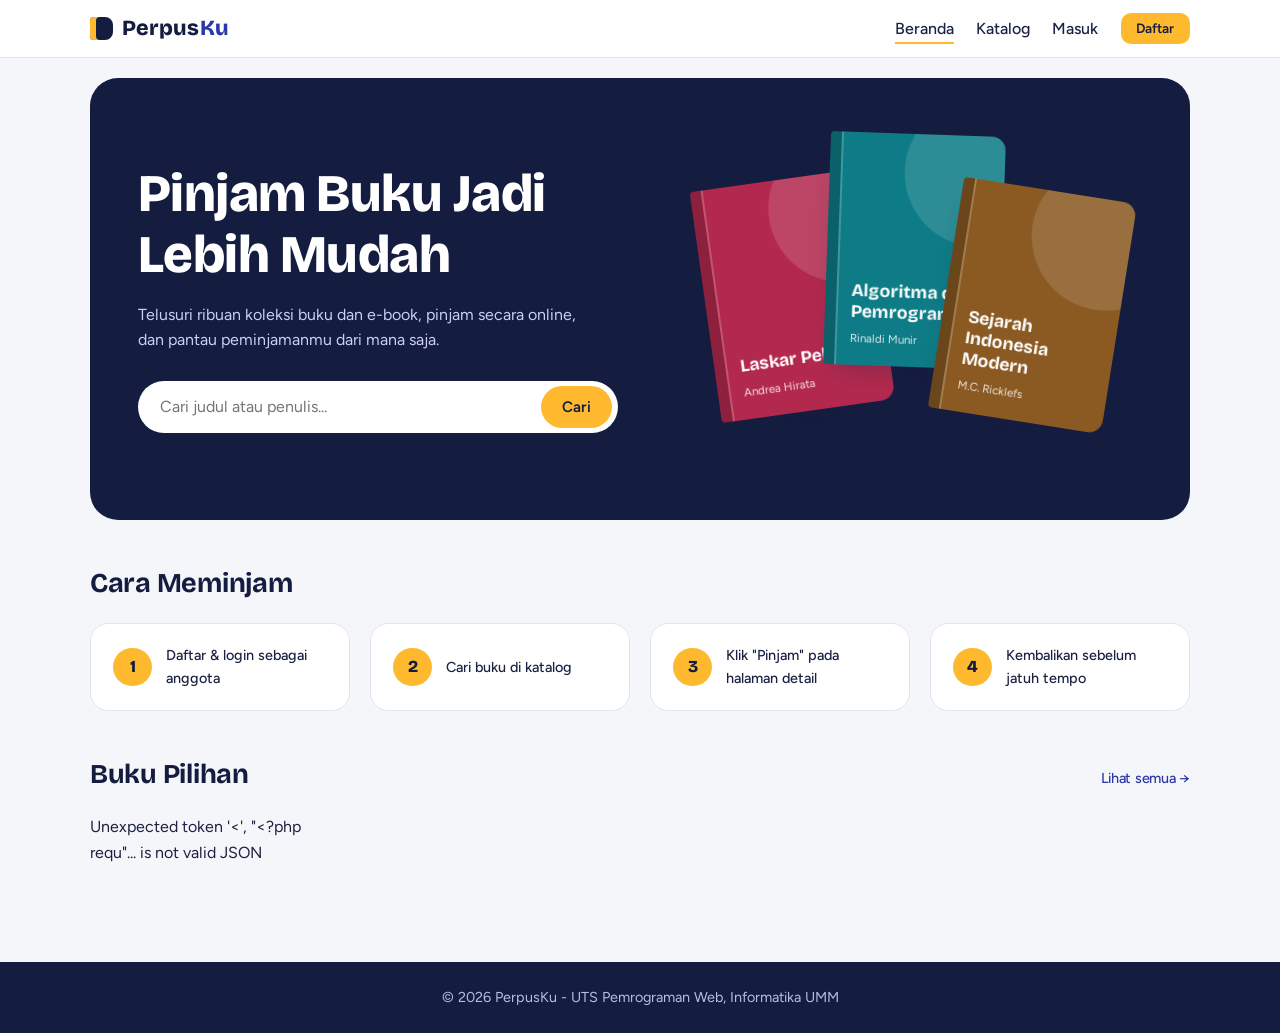
<file: public/index.html>
<!DOCTYPE html>
<html lang="id">
<head>
  <meta charset="UTF-8">
  <meta name="viewport" content="width=device-width, initial-scale=1.0">
  <meta name="description" content="PerpusKu - Sistem informasi peminjaman buku perpustakaan online">
  <title>PerpusKu - Perpustakaan Digital</title>
  <link rel="stylesheet" href="assets/css/style.css">
</head>
<body data-page="beranda">

  <header class="site-header">
    <nav class="container navbar" aria-label="Navigasi utama">
      <a href="index.html" class="brand">Perpus<span>Ku</span></a>
      <button class="nav-toggle" aria-label="Buka menu">&#9776;</button>
      <ul class="nav-menu">
        <li><a href="index.html">Beranda</a></li>
        <li><a href="katalog.html">Katalog</a></li>
        <li><a href="login.html">Masuk</a></li>
        <li><a href="register.html" class="btn btn-accent btn-sm">Daftar</a></li>
      </ul>
    </nav>
  </header>

  <main>
    <section class="hero">
      <div class="container">
        <div class="hero-copy">
          <h1>Pinjam Buku Jadi Lebih Mudah</h1>
          <p>Telusuri ribuan koleksi buku dan e-book, pinjam secara online, dan pantau peminjamanmu dari mana saja.</p>
          <form id="hero-search-form" class="hero-search" role="search">
            <label for="hero-q" class="sr-only">Cari buku</label>
            <input type="search" id="hero-q" placeholder="Cari judul atau penulis...">
            <button type="submit" class="btn btn-accent">Cari</button>
          </form>
        </div>
        <div class="hero-shelf" aria-hidden="true">
          <div class="book-cover" data-cat="Novel"><span class="cover-title">Laskar Pelangi</span><span class="cover-author">Andrea Hirata</span></div>
          <div class="book-cover" data-cat="Teknologi"><span class="cover-title">Algoritma dan Pemrograman</span><span class="cover-author">Rinaldi Munir</span></div>
          <div class="book-cover" data-cat="Sejarah"><span class="cover-title">Sejarah Indonesia Modern</span><span class="cover-author">M.C. Ricklefs</span></div>
        </div>
      </div>
    </section>

    <section class="section">
      <div class="container">
        <h2 class="section-title">Cara Meminjam</h2>
        <div class="grid grid-stats steps">
          <div class="card stat-card"><div class="num">1</div><div class="label">Daftar &amp; login sebagai anggota</div></div>
          <div class="card stat-card"><div class="num">2</div><div class="label">Cari buku di katalog</div></div>
          <div class="card stat-card"><div class="num">3</div><div class="label">Klik "Pinjam" pada halaman detail</div></div>
          <div class="card stat-card"><div class="num">4</div><div class="label">Kembalikan sebelum jatuh tempo</div></div>
        </div>
      </div>
    </section>

    <section class="section" style="padding-top:0">
      <div class="container">
        <h2 class="section-title">Buku Pilihan <small><a href="katalog.html">Lihat semua &rarr;</a></small></h2>
        <div id="featured-books" class="grid grid-books"></div>
      </div>
    </section>
  </main>

  <footer class="site-footer">
    <div class="container">&copy; <span id="year"></span> PerpusKu - UTS Pemrograman Web, Informatika UMM</div>
  </footer>

  <script src="assets/js/main.js"></script>
  <script src="assets/js/katalog.js"></script>
</body>
</html>
</file>
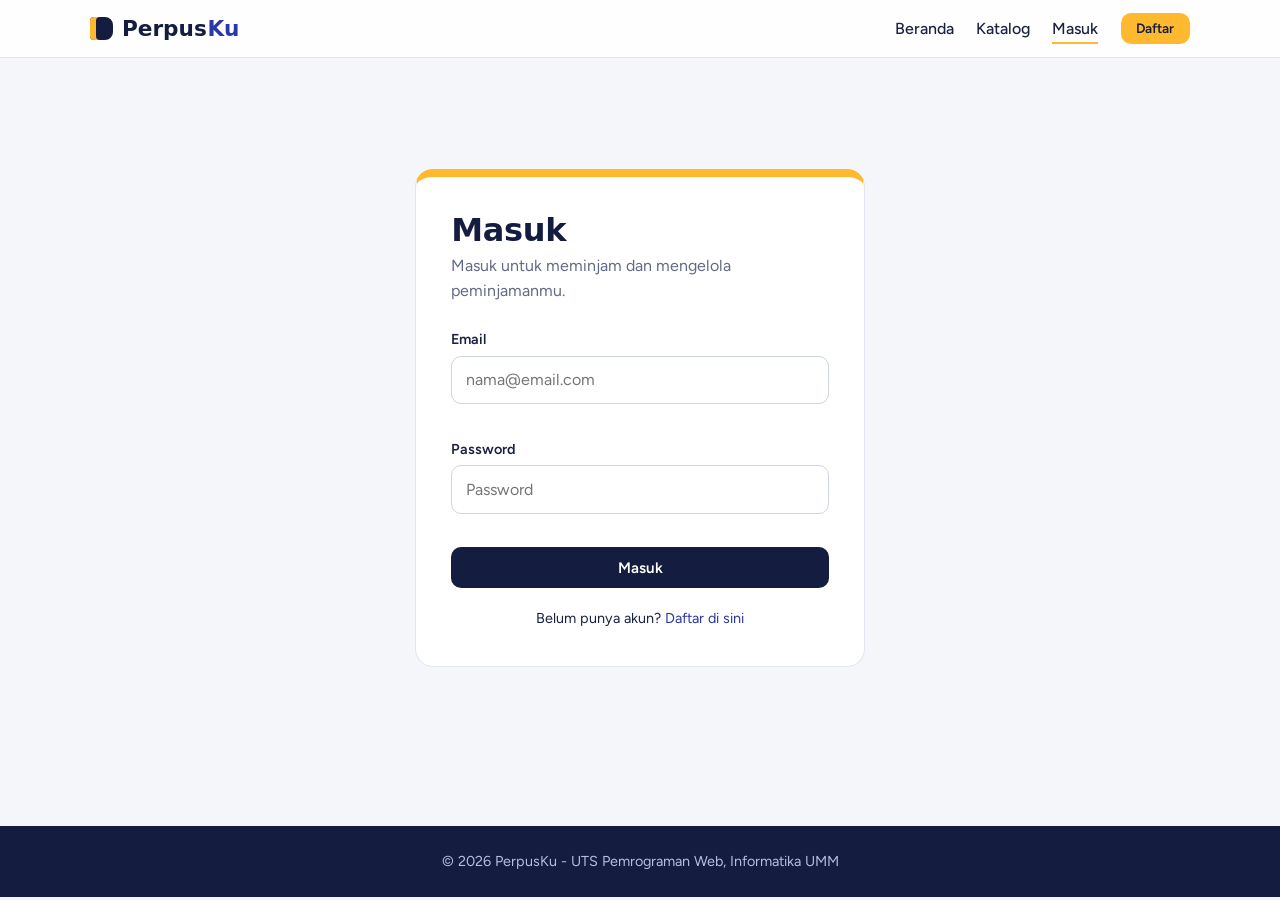
<file: public/admin.html>
<!doctype html>
<html lang="id">
  <head>
    <meta charset="UTF-8" />
    <meta name="viewport" content="width=device-width, initial-scale=1.0" />
    <title>Panel Admin - PerpusKu</title>
    <link rel="stylesheet" href="assets/css/style.css" />
  </head>
  <body data-page="admin">
    <header class="site-header">
      <nav class="container navbar" aria-label="Navigasi utama">
        <a href="index.html" class="brand"
          >Perpus<span>Ku</span> <small>Admin</small></a
        >
        <button class="nav-toggle" aria-label="Buka menu">&#9776;</button>
        <ul class="nav-menu">
          <li><a href="admin.html">Panel Admin</a></li>
          <li><a href="katalog.html">Lihat Katalog</a></li>
          <li><a href="login.html" class="btn btn-accent btn-sm">Keluar</a></li>
        </ul>
      </nav>
    </header>

    <main class="section">
      <div class="container">
        <h1 class="section-title">Panel Admin</h1>

        <section
          class="grid grid-stats"
          style="margin-bottom: 2rem"
          aria-label="Ringkasan"
        >
          <div class="card stat-card">
            <div class="num" id="stat-buku">0</div>
            <div class="label">Total buku</div>
          </div>
          <div class="card stat-card">
            <div class="num" id="stat-anggota">0</div>
            <div class="label">Anggota</div>
          </div>
          <div class="card stat-card">
            <div class="num" id="stat-transaksi">0</div>
            <div class="label">Transaksi</div>
          </div>
        </section>

        <div class="tabs" role="tablist">
          <button class="tab-btn active" data-target="tab-buku" role="tab">
            Kelola Buku
          </button>
          <button class="tab-btn" data-target="tab-anggota" role="tab">
            Anggota
          </button>
          <button class="tab-btn" data-target="tab-transaksi" role="tab">
            Transaksi
          </button>
        </div>

        <section id="tab-buku" class="tab-panel active">
          <p style="margin-bottom: 1rem">
            <button class="btn" data-open-modal="modal-buku">
              + Tambah Buku
            </button>
          </p>
          <div class="card table-wrap">
            <table>
              <thead>
                <tr>
                  <th>ID</th>
                  <th>Judul</th>
                  <th>Penulis</th>
                  <th>Kategori</th>
                  <th>Stok</th>
                  <th>Aksi</th>
                </tr>
              </thead>
              <tbody id="admin-book-body"></tbody>
            </table>
          </div>
        </section>

        <section id="tab-anggota" class="tab-panel">
          <div class="card table-wrap">
            <table>
              <thead>
                <tr>
                  <th>Nama</th>
                  <th>NIM</th>
                  <th>Email</th>
                  <th>Status</th>
                </tr>
              </thead>
              <tbody id="admin-member-body"></tbody>
            </table>
          </div>
        </section>

        <section id="tab-transaksi" class="tab-panel">
          <div class="card table-wrap">
            <table>
              <thead>
                <tr>
                  <th>ID</th>
                  <th>Judul</th>
                  <th>Tgl Pinjam</th>
                  <th>Jatuh Tempo</th>
                  <th>Status</th>
                </tr>
              </thead>
              <tbody id="admin-loan-body"></tbody>
            </table>
          </div>
        </section>
      </div>
    </main>

    <!-- Modal tambah buku -->
    <div
      id="modal-buku"
      class="modal-overlay"
      role="dialog"
      aria-modal="true"
      aria-labelledby="modal-title"
    >
      <div class="modal">
        <h2 id="modal-title">Tambah Buku</h2>
        <form id="book-form" novalidate>
          <div class="form-group">
            <label for="b-judul">Judul</label>
            <input type="text" id="b-judul" />
            <div class="error-text"></div>
          </div>
          <div class="form-group">
            <label for="b-penulis">Penulis</label>
            <input type="text" id="b-penulis" />
            <div class="error-text"></div>
          </div>
          <div class="form-group">
            <label for="b-kategori">Kategori</label>
            <select id="b-kategori">
              <option>Novel</option>
              <option>Teknologi</option>
              <option>Sejarah</option>
              <option>Pengembangan Diri</option>
            </select>
            <div class="error-text"></div>
          </div>
          <div class="form-group">
            <label for="b-tipe">Tipe</label>
            <select id="b-tipe">
              <option value="ebook">E-Book</option>
              <option value="fisik">Buku Fisik</option>
            </select>
            <div class="error-text"></div>
          </div>
          <div class="form-group">
            <label for="b-tahun">Tahun Terbit</label>
            <input type="number" id="b-tahun" />
            <div class="error-text"></div>
          </div>
          <div class="form-group">
            <label for="b-stok">Stok</label>
            <input type="number" id="b-stok" min="0" />
            <div class="error-text"></div>
          </div>
          <div class="modal-actions">
            <button type="button" class="btn btn-outline" data-close-modal>
              Batal
            </button>
            <button type="submit" class="btn">Simpan</button>
          </div>
        </form>
      </div>
    </div>

    <footer class="site-footer">
      <div class="container">
        &copy; <span id="year"></span> PerpusKu - UTS Pemrograman Web,
        Informatika UMM
      </div>
    </footer>

    <script src="assets/js/main.js"></script>
    <script src="assets/js/validation.js"></script>
    <script src="assets/js/dashboard.js"></script>
  </body>
</html>
</file>
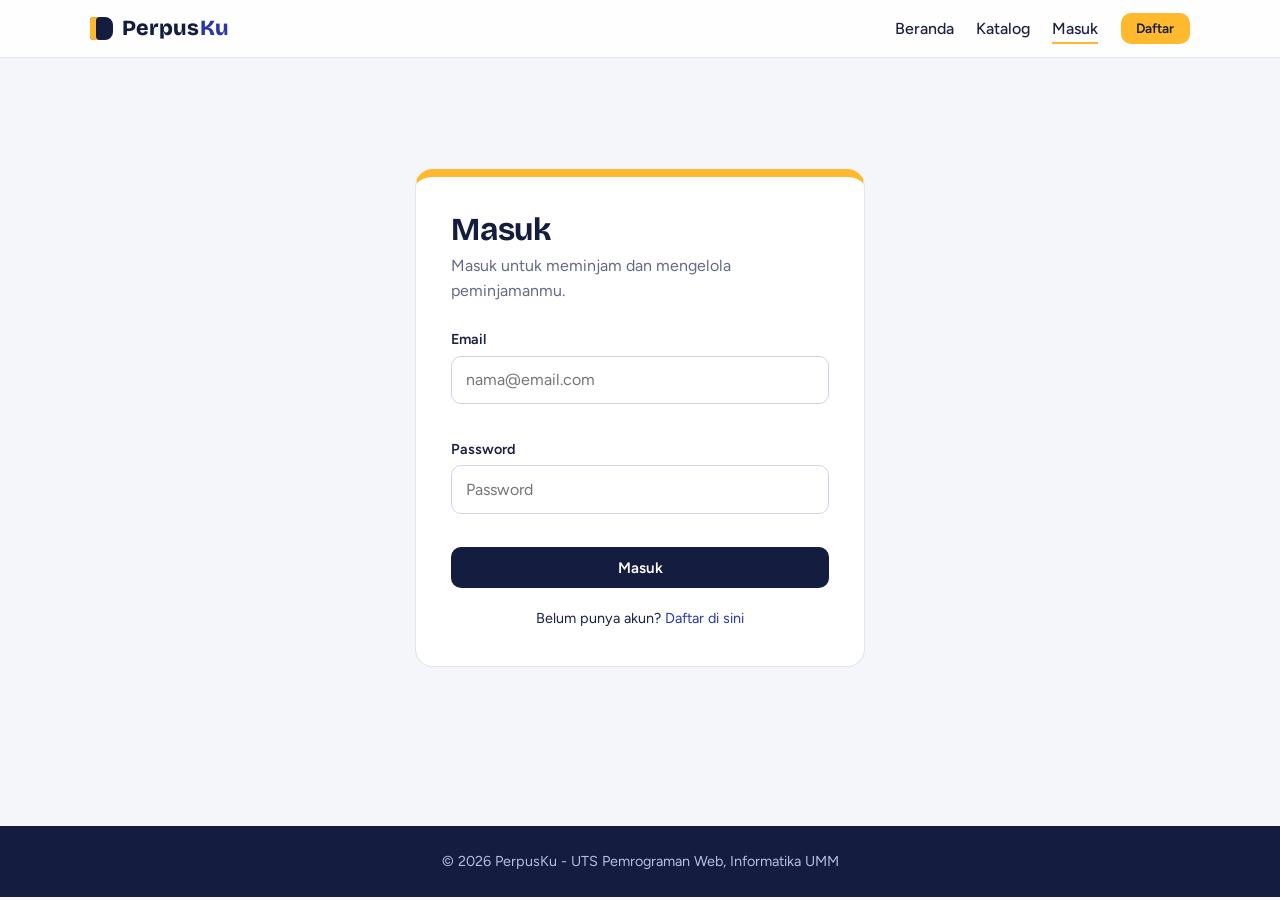
<file: public/dashboard.html>
<!DOCTYPE html>
<html lang="id">
<head>
  <meta charset="UTF-8">
  <meta name="viewport" content="width=device-width, initial-scale=1.0">
  <title>Dashboard Anggota - PerpusKu</title>
  <link rel="stylesheet" href="assets/css/style.css">
</head>
<body data-page="dashboard">

  <header class="site-header">
    <nav class="container navbar" aria-label="Navigasi utama">
      <a href="index.html" class="brand">Perpus<span>Ku</span></a>
      <button class="nav-toggle" aria-label="Buka menu">&#9776;</button>
      <ul class="nav-menu">
        <li><a href="katalog.html">Katalog</a></li>
        <li><a href="dashboard.html">Dashboard</a></li>
        <li><a href="login.html" class="btn btn-accent btn-sm">Keluar</a></li>
      </ul>
    </nav>
  </header>

  <main class="section">
    <div class="container">
      <h1 class="section-title">Halo, Anggota 👋 <small>Dashboard peminjaman</small></h1>

      <section class="grid grid-stats" style="margin-bottom:2rem" aria-label="Ringkasan">
        <div class="card stat-card"><div class="num" id="stat-aktif">0</div><div class="label">Sedang dipinjam</div></div>
        <div class="card stat-card"><div class="num" id="stat-terlambat">0</div><div class="label">Terlambat</div></div>
        <div class="card stat-card"><div class="num" id="stat-total">0</div><div class="label">Total riwayat</div></div>
      </section>

      <section>
        <h2 class="section-title">Riwayat Peminjaman</h2>
        <div class="card table-wrap">
          <table>
            <thead>
              <tr><th>Judul</th><th>Tgl Pinjam</th><th>Jatuh Tempo</th><th>Status</th><th>Aksi</th></tr>
            </thead>
            <tbody id="loan-body"></tbody>
          </table>
        </div>
      </section>
    </div>
  </main>

  <footer class="site-footer">
    <div class="container">&copy; <span id="year"></span> PerpusKu - UTS Pemrograman Web, Informatika UMM</div>
  </footer>

  <script src="assets/js/main.js"></script>
  <script src="assets/js/validation.js"></script>
  <script src="assets/js/dashboard.js"></script>
</body>
</html>
</file>
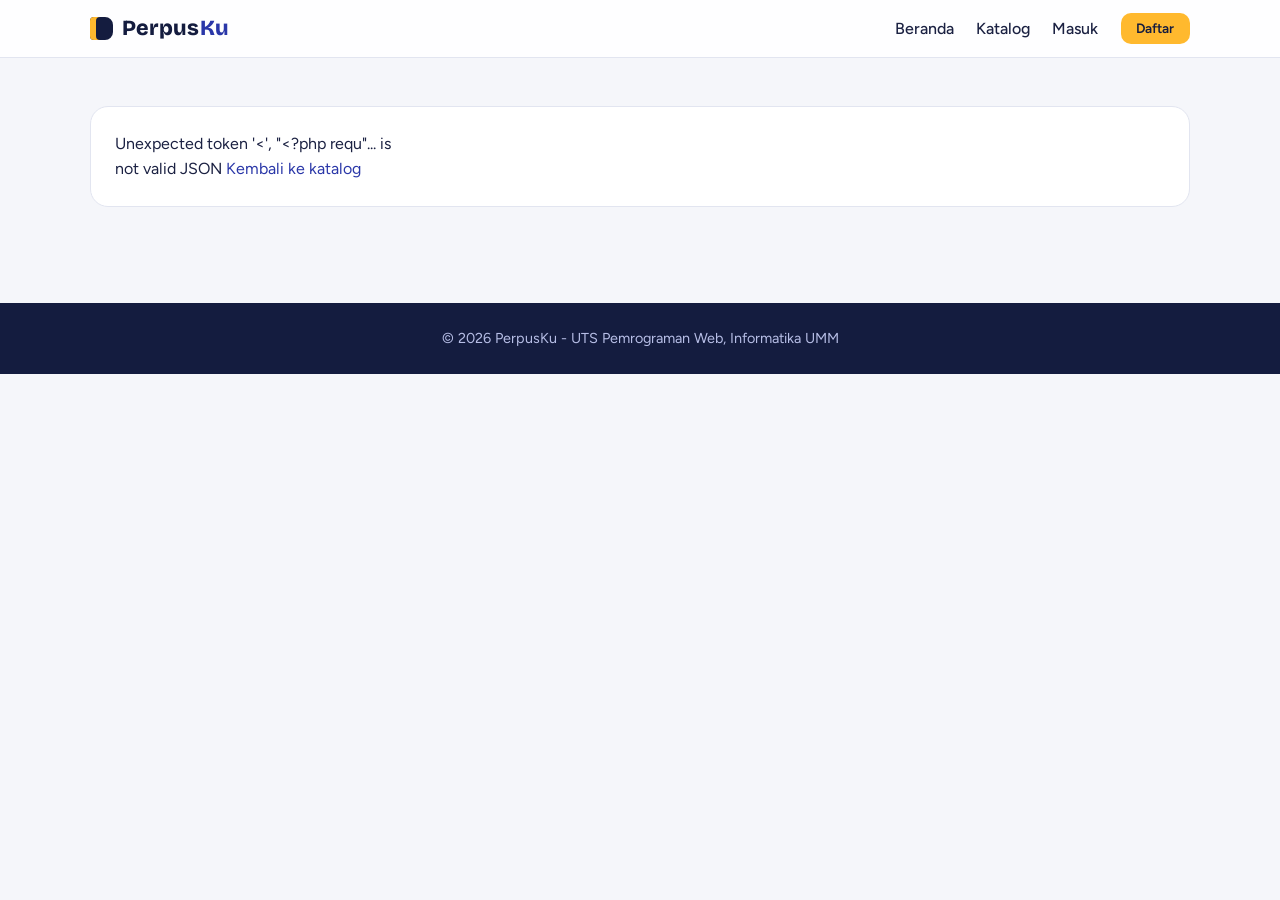
<file: public/detail.html>
<!DOCTYPE html>
<html lang="id">
<head>
  <meta charset="UTF-8">
  <meta name="viewport" content="width=device-width, initial-scale=1.0">
  <title>Detail Buku - PerpusKu</title>
  <link rel="stylesheet" href="assets/css/style.css">
</head>
<body data-page="detail">

  <header class="site-header">
    <nav class="container navbar" aria-label="Navigasi utama">
      <a href="index.html" class="brand">Perpus<span>Ku</span></a>
      <button class="nav-toggle" aria-label="Buka menu">&#9776;</button>
      <ul class="nav-menu">
        <li><a href="index.html">Beranda</a></li>
        <li><a href="katalog.html">Katalog</a></li>
        <li><a href="login.html">Masuk</a></li>
        <li><a href="register.html" class="btn btn-accent btn-sm">Daftar</a></li>
      </ul>
    </nav>
  </header>

  <main class="section">
    <div class="container">
      <article id="detail-box" class="detail card" style="padding:1.5rem">
        <p>Memuat...</p>
      </article>
    </div>
  </main>

  <footer class="site-footer">
    <div class="container">&copy; <span id="year"></span> PerpusKu - UTS Pemrograman Web, Informatika UMM</div>
  </footer>

  <script src="assets/js/main.js"></script>
  <script src="assets/js/katalog.js"></script>
</body>
</html>
</file>
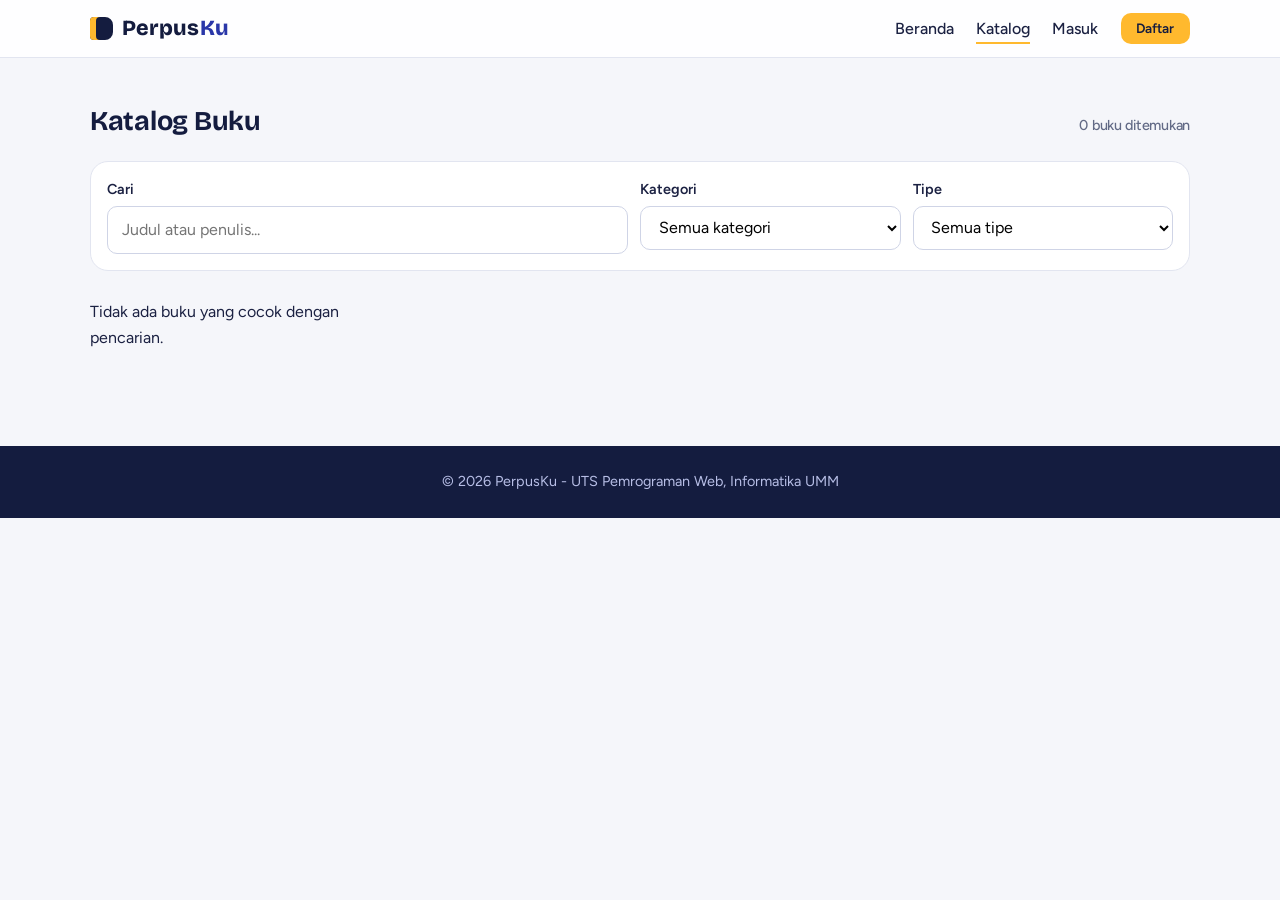
<file: public/katalog.html>
<!DOCTYPE html>
<html lang="id">
<head>
  <meta charset="UTF-8">
  <meta name="viewport" content="width=device-width, initial-scale=1.0">
  <title>Katalog Buku - PerpusKu</title>
  <link rel="stylesheet" href="assets/css/style.css">
</head>
<body data-page="katalog">

  <header class="site-header">
    <nav class="container navbar" aria-label="Navigasi utama">
      <a href="index.html" class="brand">Perpus<span>Ku</span></a>
      <button class="nav-toggle" aria-label="Buka menu">&#9776;</button>
      <ul class="nav-menu">
        <li><a href="index.html">Beranda</a></li>
        <li><a href="katalog.html">Katalog</a></li>
        <li><a href="login.html">Masuk</a></li>
        <li><a href="register.html" class="btn btn-accent btn-sm">Daftar</a></li>
      </ul>
    </nav>
  </header>

  <main class="section">
    <div class="container">
      <h1 class="section-title">Katalog Buku <small id="result-count"></small></h1>

      <form class="filter-bar" role="search" onsubmit="return false">
        <div>
          <label for="search">Cari</label>
          <input type="search" id="search" placeholder="Judul atau penulis...">
        </div>
        <div>
          <label for="filter-kategori">Kategori</label>
          <select id="filter-kategori"><option value="">Semua kategori</option></select>
        </div>
        <div>
          <label for="filter-tipe">Tipe</label>
          <select id="filter-tipe">
            <option value="">Semua tipe</option>
            <option value="ebook">E-Book</option>
            <option value="fisik">Buku Fisik</option>
          </select>
        </div>
      </form>

      <section id="book-grid" class="grid grid-books" aria-live="polite"></section>
    </div>
  </main>

  <footer class="site-footer">
    <div class="container">&copy; <span id="year"></span> PerpusKu - UTS Pemrograman Web, Informatika UMM</div>
  </footer>

  <script src="assets/js/main.js"></script>
  <script src="assets/js/katalog.js"></script>
</body>
</html>
</file>
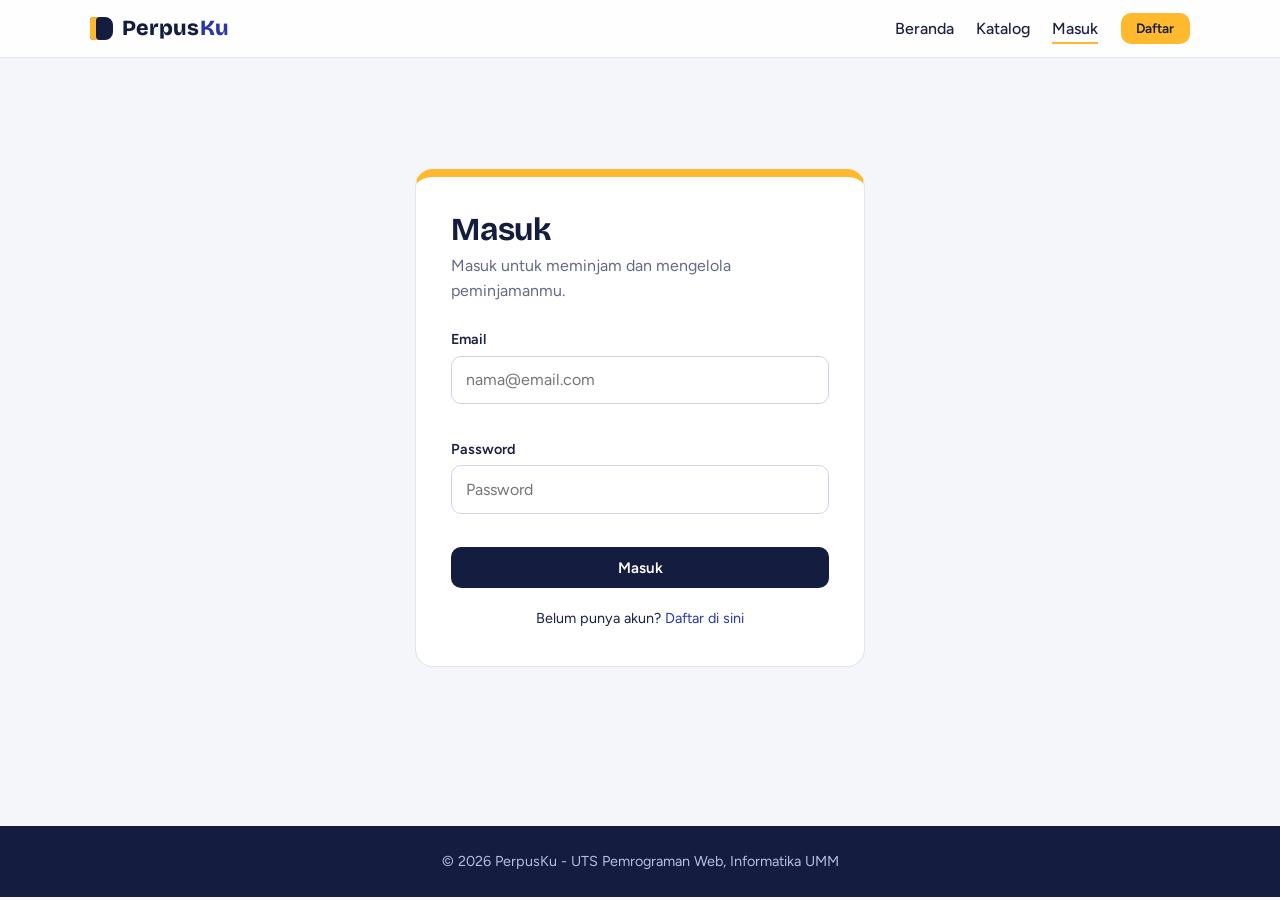
<file: public/login.html>
<!DOCTYPE html>
<html lang="id">
<head>
  <meta charset="UTF-8">
  <meta name="viewport" content="width=device-width, initial-scale=1.0">
  <title>Masuk - PerpusKu</title>
  <link rel="stylesheet" href="assets/css/style.css">
</head>
<body data-page="login">

  <header class="site-header">
    <nav class="container navbar" aria-label="Navigasi utama">
      <a href="index.html" class="brand">Perpus<span>Ku</span></a>
      <button class="nav-toggle" aria-label="Buka menu">&#9776;</button>
      <ul class="nav-menu">
        <li><a href="index.html">Beranda</a></li>
        <li><a href="katalog.html">Katalog</a></li>
        <li><a href="login.html">Masuk</a></li>
        <li><a href="register.html" class="btn btn-accent btn-sm">Daftar</a></li>
      </ul>
    </nav>
  </header>

  <main class="auth-wrapper">
    <section class="card auth-card">
      <h1>Masuk</h1>
      <p class="sub">Masuk untuk meminjam dan mengelola peminjamanmu.</p>

      <div id="form-alert" class="alert" role="alert"></div>

      <form id="login-form" novalidate>
        <div class="form-group">
          <label for="email">Email</label>
          <input type="email" id="email" name="email" placeholder="nama@email.com" autocomplete="email">
          <div class="error-text" role="alert"></div>
        </div>
        <div class="form-group">
          <label for="password">Password</label>
          <input type="password" id="password" name="password" placeholder="Password" autocomplete="current-password">
          <div class="error-text" role="alert"></div>
        </div>
        <button type="submit" class="btn btn-block">Masuk</button>
      </form>

      <p class="auth-footer">Belum punya akun? <a href="register.html">Daftar di sini</a></p>
    </section>
  </main>

  <footer class="site-footer">
    <div class="container">&copy; <span id="year"></span> PerpusKu - UTS Pemrograman Web, Informatika UMM</div>
  </footer>

  <script src="assets/js/main.js"></script>
  <script src="assets/js/validation.js"></script>
</body>
</html>
</file>
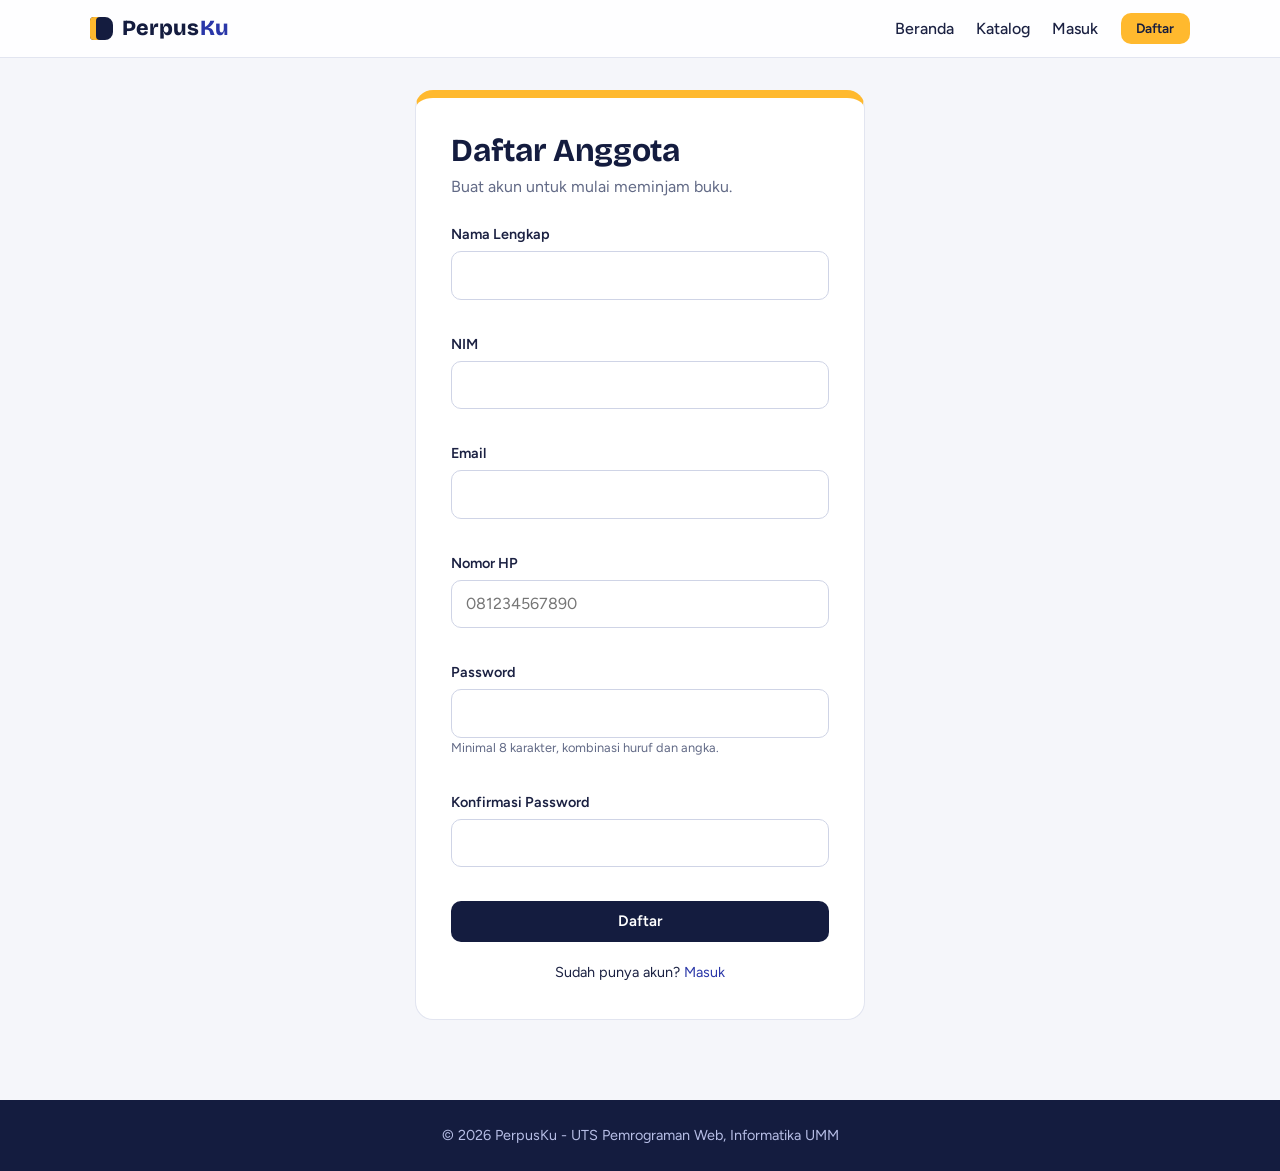
<file: public/register.html>
<!DOCTYPE html>
<html lang="id">
<head>
  <meta charset="UTF-8">
  <meta name="viewport" content="width=device-width, initial-scale=1.0">
  <title>Daftar Anggota - PerpusKu</title>
  <link rel="stylesheet" href="assets/css/style.css">
</head>
<body data-page="register">

  <header class="site-header">
    <nav class="container navbar" aria-label="Navigasi utama">
      <a href="index.html" class="brand">Perpus<span>Ku</span></a>
      <button class="nav-toggle" aria-label="Buka menu">&#9776;</button>
      <ul class="nav-menu">
        <li><a href="index.html">Beranda</a></li>
        <li><a href="katalog.html">Katalog</a></li>
        <li><a href="login.html">Masuk</a></li>
        <li><a href="register.html" class="btn btn-accent btn-sm">Daftar</a></li>
      </ul>
    </nav>
  </header>

  <main class="auth-wrapper">
    <section class="card auth-card">
      <h1>Daftar Anggota</h1>
      <p class="sub">Buat akun untuk mulai meminjam buku.</p>

      <div id="form-alert" class="alert" role="alert"></div>

      <form id="register-form" novalidate>
        <div class="form-group">
          <label for="nama">Nama Lengkap</label>
          <input type="text" id="nama" name="nama" autocomplete="name">
          <div class="error-text" role="alert"></div>
        </div>
        <div class="form-group">
          <label for="nim">NIM</label>
          <input type="text" id="nim" name="nim" inputmode="numeric">
          <div class="error-text" role="alert"></div>
        </div>
        <div class="form-group">
          <label for="email">Email</label>
          <input type="email" id="email" name="email" autocomplete="email">
          <div class="error-text" role="alert"></div>
        </div>
        <div class="form-group">
          <label for="telepon">Nomor HP</label>
          <input type="tel" id="telepon" name="telepon" placeholder="081234567890">
          <div class="error-text" role="alert"></div>
        </div>
        <div class="form-group">
          <label for="password">Password</label>
          <input type="password" id="password" name="password" autocomplete="new-password">
          <div class="form-hint">Minimal 8 karakter, kombinasi huruf dan angka.</div>
          <div class="error-text" role="alert"></div>
        </div>
        <div class="form-group">
          <label for="konfirmasi">Konfirmasi Password</label>
          <input type="password" id="konfirmasi" name="konfirmasi" autocomplete="new-password">
          <div class="error-text" role="alert"></div>
        </div>
        <button type="submit" class="btn btn-block">Daftar</button>
      </form>

      <p class="auth-footer">Sudah punya akun? <a href="login.html">Masuk</a></p>
    </section>
  </main>

  <footer class="site-footer">
    <div class="container">&copy; <span id="year"></span> PerpusKu - UTS Pemrograman Web, Informatika UMM</div>
  </footer>

  <script src="assets/js/main.js"></script>
  <script src="assets/js/validation.js"></script>
</body>
</html>
</file>
<file: public/assets/css/style.css>
/* ==========================================================
   PerpusKu - Stylesheet utama (desain ulang)
   Warna sampul buku mengikuti kategori: lihat [data-cat]
   ========================================================== */
@import url("https://fonts.googleapis.com/css2?family=Bricolage+Grotesque:opsz,wght@12..96,600;12..96,800&family=Figtree:wght@400;500;600&display=swap");

:root {
  --ink: #141c3f; --primary: #2a37a8; --primary-dark: #1d2780;
  --accent: #ffb92e; --accent-dark: #e9a416;
  --bg: #f5f6fa; --surface: #fff; --text: #1b2142; --muted: #626a86; --border: #e2e5f0;
  --success: #15803d; --danger: #c62828;
  --radius: 10px; --radius-lg: 18px;
  --lift: 0 14px 28px -14px rgba(20, 28, 63, .35);
  --font-display: "Bricolage Grotesque", "Segoe UI", system-ui, sans-serif;
  --font-body: "Figtree", "Segoe UI", system-ui, sans-serif;
}
* { box-sizing: border-box; margin: 0; padding: 0; }
body { font-family: var(--font-body); background: var(--bg); color: var(--text); line-height: 1.6; }
h1, h2, h3 { font-family: var(--font-display); color: var(--ink); line-height: 1.15; letter-spacing: -.01em; }
a { color: var(--primary); text-decoration: none; }
a:hover { text-decoration: underline; }
img { max-width: 100%; display: block; }
:focus-visible { outline: 3px solid var(--accent); outline-offset: 2px; }
.container { width: min(1100px, 92%); margin-inline: auto; }
.sr-only { position: absolute; left: -9999px; }

/* ---------- Navbar ---------- */
.site-header { background: rgba(255, 255, 255, .88); backdrop-filter: blur(10px); border-bottom: 1px solid var(--border); position: sticky; top: 0; z-index: 10; }
.navbar { display: flex; align-items: center; justify-content: space-between; padding: .8rem 0; gap: 1rem; }
.brand { display: inline-flex; align-items: center; gap: .55rem; font: 800 1.35rem var(--font-display); color: var(--ink); }
.brand:hover { text-decoration: none; }
.brand::before { content: ""; width: 1.45rem; height: 1.45rem; border-radius: 4px 8px 8px 4px; background: var(--ink); box-shadow: inset 6px 0 0 var(--accent); }
.brand span { color: var(--primary); margin-left: -.5rem; }
.brand small { font: 600 .7rem var(--font-body); background: var(--accent); color: var(--ink); padding: .1rem .55rem; border-radius: 999px; }
.nav-menu { display: flex; gap: 1.4rem; list-style: none; align-items: center; }
.nav-menu a:not(.btn) { color: var(--text); font-weight: 500; padding: .25rem 0; border-bottom: 2px solid transparent; }
.nav-menu a:not(.btn):hover { text-decoration: none; border-color: var(--border); }
.nav-menu a.active:not(.btn) { border-color: var(--accent); }
.nav-toggle { display: none; background: none; border: 0; color: var(--ink); font-size: 1.6rem; cursor: pointer; }

/* ---------- Tombol ---------- */
.btn { display: inline-block; padding: .6rem 1.2rem; border: 2px solid transparent; border-radius: var(--radius); background: var(--ink); color: #fff; font: 600 .95rem var(--font-body); cursor: pointer; transition: background .2s, transform .15s; }
.btn:hover { background: var(--primary); text-decoration: none; }
.btn:active { transform: translateY(1px); }
.btn:disabled { background: #c9cddd; color: #6b7390; cursor: not-allowed; }
.btn-accent { background: var(--accent); color: var(--ink); }
.btn-accent:hover { background: var(--accent-dark); }
.btn-outline { background: transparent; border-color: var(--ink); color: var(--ink); }
.btn-outline:hover { background: var(--ink); color: #fff; }
.btn-danger { background: var(--danger); }
.btn-danger:hover { background: #a11d1d; }
.btn-sm { padding: .35rem .85rem; font-size: .85rem; }
.btn-block { width: 100%; }

/* ---------- Hero ---------- */
.hero { width: min(1100px, 94%); margin: 1.25rem auto 0; border-radius: 28px; background: var(--ink); color: #fff; padding: 3.5rem 3rem; overflow: hidden; }
.hero .container { width: 100%; display: grid; grid-template-columns: 1.1fr .9fr; gap: 2rem; align-items: center; }
.hero h1 { color: #fff; font-size: clamp(2rem, 4.6vw, 3.3rem); font-weight: 800; margin-bottom: 1rem; }
.hero p { max-width: 460px; margin-bottom: 1.75rem; color: #c9cffa; }
.hero-search { display: flex; gap: .5rem; max-width: 480px; background: #fff; padding: .35rem; border-radius: 999px; }
.hero-search input { flex: 1; border: 0; background: transparent; padding: .5rem 1rem; }
.hero-search input:focus { outline: none; }
.hero-search:focus-within { outline: 3px solid var(--accent); }
.hero-search .btn { border-radius: 999px; }
.hero-shelf { position: relative; height: 330px; }
.hero-shelf .book-cover { position: absolute; width: 175px; box-shadow: var(--lift); animation: rise .9s cubic-bezier(.2, .8, .2, 1) both; }
.hero-shelf .book-cover:nth-child(1) { left: 0; top: 45px; transform: rotate(-8deg); }
.hero-shelf .book-cover:nth-child(2) { left: 28%; top: 0; transform: rotate(2deg); animation-delay: .12s; }
.hero-shelf .book-cover:nth-child(3) { left: 55%; top: 55px; transform: rotate(9deg); animation-delay: .24s; }
@keyframes rise { from { opacity: 0; translate: 0 30px; } }

/* ---------- Section ---------- */
.section { padding: 3rem 0; }
.section-title { display: flex; align-items: baseline; gap: .75rem; font-size: 1.7rem; margin-bottom: 1.5rem; }
.section-title small { margin-left: auto; color: var(--muted); font: 500 .9rem var(--font-body); }

/* ---------- Kartu, sampul & grid buku ---------- */
.grid { display: grid; gap: 1.25rem; }
.grid-books { grid-template-columns: repeat(auto-fill, minmax(210px, 1fr)); }
.grid-stats { grid-template-columns: repeat(auto-fit, minmax(210px, 1fr)); }
.card { background: var(--surface); border: 1px solid var(--border); border-radius: var(--radius-lg); overflow: hidden; }
.card-body { padding: 1rem; }

.book-card { display: flex; flex-direction: column; padding: 1rem 1rem 0; transition: transform .2s, box-shadow .2s; }
.book-card:hover { transform: translateY(-4px); box-shadow: var(--lift); }
.book-card .card-body { flex: 1; display: flex; flex-direction: column; padding: 1rem 0; }
.book-card h3 { font-size: 1.05rem; margin: .5rem 0 .15rem; }
.book-card .author { color: var(--muted); font-size: .85rem; margin-bottom: .7rem; }
.book-card .card-actions { margin-top: auto; padding-top: .9rem; display: flex; gap: .5rem; }

.book-cover { --c: #475569; position: relative; aspect-ratio: 3 / 4; display: flex; flex-direction: column; justify-content: flex-end; padding: 1rem 1rem 1.1rem 1.6rem; color: #fff; background: var(--c); border-radius: 4px 14px 14px 4px; overflow: hidden; isolation: isolate; }
.book-cover::before { content: ""; position: absolute; inset: 0 auto 0 0; width: 11px; background: rgba(0, 0, 0, .22); box-shadow: 2px 0 0 rgba(255, 255, 255, .2); }
.book-cover::after { content: ""; position: absolute; right: -28%; top: -16%; width: 85%; aspect-ratio: 1; border-radius: 50%; background: rgba(255, 255, 255, .13); z-index: -1; }
.cover-title { font: 700 1.1rem/1.2 var(--font-display); }
.cover-author { font-size: .72rem; opacity: .85; margin-top: .45rem; }
[data-cat="Novel"] { --c: #b3294e; }
[data-cat="Teknologi"] { --c: #0e7c86; }
[data-cat="Sejarah"] { --c: #8a5a22; }
[data-cat="Pengembangan Diri"] { --c: #2f7d4f; }

.badge { display: inline-block; padding: .15rem .65rem; border-radius: 999px; font-size: .75rem; font-weight: 600; background: #e7e9fb; color: var(--primary-dark); }
.badge-success { background: #dcf5e4; color: #14532d; }
.badge-danger { background: #fde4e4; color: #8f1d1d; }
.badge-warning { background: #fff0cc; color: #7a4b00; }

/* ---------- Statistik & langkah ---------- */
.stat-card { padding: 1.25rem 1.4rem; border-left: 5px solid var(--primary); }
.stat-card:nth-child(2) { border-left-color: var(--accent); }
.stat-card:nth-child(3) { border-left-color: var(--success); }
.stat-card .num { font: 800 2.2rem var(--font-display); color: var(--ink); line-height: 1.1; }
.stat-card .label { color: var(--muted); font-size: .9rem; }
.steps .stat-card { display: flex; gap: .9rem; align-items: center; border-left-width: 1px; border-left-color: var(--border); }
.steps .num { flex: none; width: 2.4rem; height: 2.4rem; border-radius: 50%; background: var(--accent); display: grid; place-items: center; font-size: 1.05rem; }
.steps .label { color: var(--text); font-weight: 500; }

/* ---------- Form ---------- */
.form-group { margin-bottom: 1rem; }
label { display: block; font-weight: 600; margin-bottom: .3rem; font-size: .9rem; }
input, select, textarea { width: 100%; padding: .65rem .85rem; border: 1px solid #cfd4e6; border-radius: var(--radius); font: inherit; background: #fff; transition: border-color .15s; }
input:focus, select:focus, textarea:focus { outline: 3px solid rgba(42, 55, 168, .25); border-color: var(--primary); }
.is-invalid { border-color: var(--danger); }
.error-text { color: var(--danger); font-size: .8rem; min-height: 1.1em; margin-top: .2rem; }
.form-hint { color: var(--muted); font-size: .8rem; }

.auth-wrapper { min-height: 80vh; display: grid; place-items: center; padding: 2rem 0; }
.auth-card { width: min(450px, 92%); padding: 2.2rem; border-top: 8px solid var(--accent); }
.auth-card h1 { margin-bottom: .25rem; font-size: 2rem; }
.auth-card .sub { color: var(--muted); margin-bottom: 1.5rem; }
.auth-footer { text-align: center; margin-top: 1.2rem; font-size: .9rem; }

.alert { padding: .8rem 1rem; border-radius: var(--radius); margin-bottom: 1rem; display: none; font-weight: 500; }
.alert.show { display: block; }
.alert-success { background: #dcf5e4; color: #14532d; }
.alert-danger { background: #fde4e4; color: #8f1d1d; }

/* ---------- Filter katalog ---------- */
.filter-bar { display: grid; grid-template-columns: 2fr 1fr 1fr; gap: .75rem; margin-bottom: 1.75rem; padding: 1rem; background: var(--surface); border: 1px solid var(--border); border-radius: var(--radius-lg); }

/* ---------- Detail buku ---------- */
.detail { display: grid; grid-template-columns: 280px 1fr; gap: 2.2rem; align-items: start; }
.detail .book-cover { box-shadow: var(--lift); }
.detail .cover-title { font-size: 1.7rem; }
.detail h1 { font-size: 2.2rem; margin: .5rem 0; }
.detail-meta { list-style: none; margin: 1rem 0; }
.detail-meta li { padding: .45rem 0; border-bottom: 1px solid var(--border); }
.detail-meta strong { display: inline-block; width: 130px; color: var(--muted); font-weight: 500; }

/* ---------- Tabel ---------- */
.table-wrap { overflow-x: auto; }
table { width: 100%; border-collapse: collapse; }
th, td { padding: .8rem 1rem; text-align: left; border-bottom: 1px solid var(--border); }
th { background: #eef0f8; font-size: .85rem; font-weight: 600; color: var(--muted); }
tr:last-child td { border-bottom: 0; }
tr:hover td { background: #f8f9fd; }

/* ---------- Tab ---------- */
.tabs { display: flex; gap: .5rem; margin-bottom: 1.25rem; flex-wrap: wrap; }
.tab-btn { padding: .5rem 1.1rem; border: 1px solid var(--border); border-radius: 999px; background: var(--surface); color: var(--text); cursor: pointer; font: 600 .9rem var(--font-body); }
.tab-btn:hover { border-color: var(--ink); }
.tab-btn.active { background: var(--ink); border-color: var(--ink); color: #fff; }
.tab-panel { display: none; }
.tab-panel.active { display: block; }

/* ---------- Modal ---------- */
.modal-overlay { position: fixed; inset: 0; background: rgba(20, 28, 63, .55); backdrop-filter: blur(3px); display: none; align-items: center; justify-content: center; z-index: 50; padding: 1rem; }
.modal-overlay.open { display: flex; }
.modal { background: #fff; border-radius: 20px; padding: 1.75rem; width: min(480px, 100%); max-height: 92vh; overflow-y: auto; animation: rise .25s ease-out; }
.modal h2 { margin-bottom: 1rem; }
.modal-actions { display: flex; gap: .5rem; justify-content: flex-end; margin-top: 1rem; }

/* ---------- Footer ---------- */
.site-footer { background: var(--ink); color: #b7bee6; padding: 1.5rem 0; text-align: center; font-size: .9rem; margin-top: 3rem; }

/* ---------- Responsif ---------- */
@media (max-width: 860px) {
  .hero { padding: 2.5rem 1.5rem; border-radius: 22px; }
  .hero .container { grid-template-columns: 1fr; }
  .hero-shelf { height: 260px; }
  .hero-shelf .book-cover { width: 130px; }
}
@media (max-width: 768px) {
  .nav-toggle { display: block; }
  .nav-menu { display: none; flex-direction: column; align-items: flex-start; position: absolute; top: 100%; left: 0; right: 0; background: #fff; border-bottom: 1px solid var(--border); padding: 1rem 4%; }
  .nav-menu.open { display: flex; }
  .filter-bar, .detail { grid-template-columns: 1fr; }
  .detail .book-cover { max-width: 240px; }
}
@media (prefers-reduced-motion: reduce) {
  * { animation: none !important; transition: none !important; }
}
</file>
